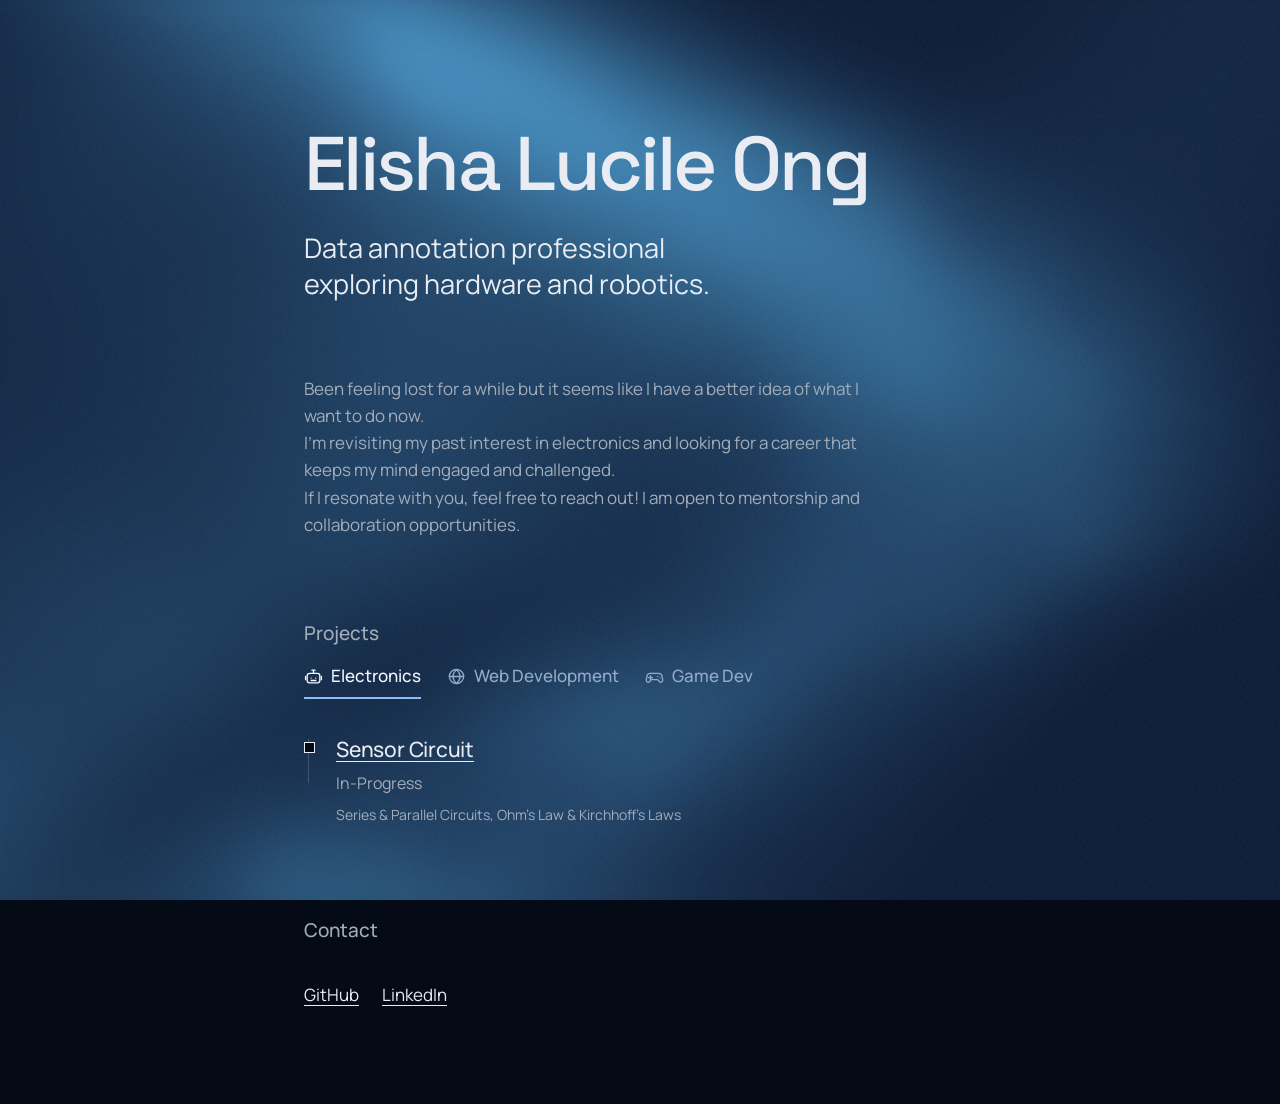
<file: index.html>
<!DOCTYPE html>
<html lang="en">

<head>
    <meta charset="utf-8">
    <meta name="viewport" content="width=device-width, initial-scale=1, viewport-fit=cover">
    <title>Elisha Lucile Ong</title>
    <link rel="preconnect" href="https://fonts.googleapis.com">
    <link rel="preconnect" href="https://fonts.gstatic.com" crossorigin>
    <link
        href="https://fonts.googleapis.com/css2?family=IBM+Plex+Sans:wght@400;500;600&family=Manrope:wght@400;500;600;700&family=Space+Grotesk:wght@400;500;600;700&family=Plus+Jakarta+Sans:wght@400;500;600;700&family=Outfit:wght@400;500;600;700&family=Sora:wght@400;500;600;700&family=Syne:wght@400;500;600;700&family=Urbanist:wght@400;500;600;700&display=swap"
        rel="stylesheet">
    <link rel="stylesheet" href="index.css">
</head>

<body>
    <main>
        <header>
            <h1>Elisha Lucile Ong</h1>
            <p class="lede">Data annotation professional exploring hardware and robotics.</p>
        </header>

        <p class="about">
            Been feeling lost for a while but it seems like I have a better idea of what I want to do now. <br>
            I'm revisiting my past interest in electronics and looking for a career that keeps my mind engaged and challenged. <br>
            If I resonate with you, feel free to reach out! I am open to mentorship and collaboration opportunities.
        </p>

        <section aria-labelledby="w">
            <div class="projects-heading">
                <h2 id="w">Projects</h2>
                <div class="project-tabs" role="tablist" aria-label="Project categories">
                    <button class="project-tab" type="button" role="tab" id="tab-electronics"
                        aria-controls="panel-electronics" aria-selected="true" tabindex="0"><svg viewBox="0 0 24 24"
                            aria-hidden="true">
                            <rect x="4" y="8" width="16" height="12" rx="3" />
                            <path d="M12 8V4m-2 0h4M9 14h.01M15 14h.01M9 17h6M2 12v4m20-4v4" />
                        </svg><span>Electronics</span></button>
                    <button class="project-tab" type="button" role="tab" id="tab-web" aria-controls="panel-web"
                        aria-selected="false" tabindex="-1"><svg viewBox="0 0 24 24" aria-hidden="true">
                            <circle cx="12" cy="12" r="9" />
                            <path d="M3 12h18M12 3c-3 3-4.5 6-4.5 9s1.5 6 4.5 9M12 3c3 3 4.5 6 4.5 9s-1.5 6-4.5 9" />
                        </svg><span>Web Development</span></button>
                    <button class="project-tab" type="button" role="tab" id="tab-game" aria-controls="panel-game"
                        aria-selected="false" tabindex="-1"><svg viewBox="0 0 24 24" aria-hidden="true">
                            <path
                                d="M6.5 8h11a4 4 0 0 1 3.9 3.1l1 5a2.5 2.5 0 0 1-4 2.5L16 16H8l-2.4 2.6a2.5 2.5 0 0 1-4-2.5l1-5A4 4 0 0 1 6.5 8Z" />
                            <path d="M7 11v5m-2.5-2.5h5M16 12h.01M19 14h.01" />
                        </svg><span>Game Dev</span></button>
                </div>
            </div>
            <div class="work project-panel" id="panel-electronics" role="tabpanel" aria-labelledby="tab-electronics">
                <article style="display: none;" class="proj" id="proj-template">
                    <div>
                        <h3><a href="#">555 blinker</a></h3>
                        <p>An astable oscillator with an adjustable duty cycle, checked against my own timing equations
                            on an oscilloscope.</p>
                        <p class="meta">NE555, breadboard, oscilloscope</p>
                    </div><canvas data-wave="0" aria-hidden="true"></canvas>
                </article>
                <article class="proj">
                    <div>
                        <h3><a href="#">Sensor Circuit</a></h3>
                        <p>In-Progress</p>
                        <p class="meta">Series & Parallel Circuits, Ohm's Law & Kirchhoff's Laws</p>
                    </div>
                </article>
            </div>
            <div class="work project-panel" id="panel-web" role="tabpanel" aria-labelledby="tab-web" hidden>
                <article class="proj">
                    <div>
                        <h3><a href="https://github.com/LU347/chef-rpg-ingredients-map" target="_blank"
                                rel="noopener noreferrer">Chef RPG Map</a></h3>
                        <p>An interactive map project built with a custom image overlay.</p>
                        <p class="meta">React, Vite, Leaflet</p>
                    </div>
                </article>
                <article class="proj">
                    <div>
                        <h3><a href="https://github.com/LU347/Botanical-Buddies" target="_blank"
                                rel="noopener noreferrer">Botanical Buddies</a></h3>
                        <p>A collaborative web application project.</p>
                        <p class="meta">PHP, MySQL, Azure</p>
                    </div>
                </article>
            </div>
            <div class="work project-panel" id="panel-game" role="tabpanel" aria-labelledby="tab-game" hidden>
                <article class="proj">
                    <div>
                        <h3><a href="https://github.com/elisha-ong/All-Fangs-On-Deck" target="_blank"
                                rel="noopener noreferrer">All Fangs On Deck</a></h3>
                        <p>2D platformer game built with Unity.</p>
                        <p class="meta">Unity, C#, Aseprite</p>
                    </div>
                </article>
                <article class="proj">
                    <div>
                        <h3><a href="https://www.roblox.com/games/13462285447/Teapot-Tycoon-Remastered" target="_blank"
                                rel="noopener noreferrer">Teapot Tycoon</a></h3>
                        <p>A Roblox tycoon game with player plots, shop systems, and persistent game data.</p>
                        <p class="meta">Roblox, Luau, DataStore</p>
                    </div>
                </article>
                <article class="proj">
                    <div>
                        <h3><a href="https://github.com/elisha-ong/infinite-chase" target="_blank"
                                rel="noopener noreferrer">Infinite Chase</a></h3>
                        <p>A simple infinite-runner game created with Godot 4.</p>
                        <p class="meta">Godot, GDScript</p>
                    </div>
                </article>

            </div>
        </section>

        <footer>
            <h2>Contact</h2>
            <p>
                <a href="https://github.com/elisha-ong" target="_blank" rel="noopener noreferrer">GitHub</a>
                <a href="https://linkedin.com/in/elishalucile-ong" target="_blank"
                    rel="noopener noreferrer">LinkedIn</a>
            </p>
        </footer>
    </main>
    <script src="background.js"></script>
</body>

</html>
</file>
<file: index.css>
:root {
    box-sizing: border-box;
    padding-top: env(safe-area-inset-top, 0px);
    padding-bottom: env(safe-area-inset-bottom, 0px);
    --bg: #050b16;
    --ink: #e9edf3;
    --mute: #a3adba;
    --line: rgba(255, 255, 255, .16);
    --acc: #7db8ff;
    color-scheme: dark
}


html {
    scroll-padding-top: env(safe-area-inset-top, 0px)
}

* {
    box-sizing: inherit
}

body {
    margin: 0;
    background: var(--bg);
    color: var(--ink);
    font: 17px/1.6 "Manrope", system-ui, -apple-system, "Segoe UI", sans-serif
}

.atmos {
    position: fixed;
    inset: 0;
    overflow: hidden;
    pointer-events: none;
    z-index: 0;
    background: #091a35
}

.atmos canvas {
    display: block;
    width: 100%;
    height: 100%;
    filter: blur(15px) saturate(1.1);
    transform: scale(1.055)
}

.atmos::after {
    content: "";
    position: absolute;
    inset: 0;
    pointer-events: none;
    opacity: .22;
    background-image: url("data:image/svg+xml,%3Csvg xmlns='http://www.w3.org/2000/svg' width='160' height='160'%3E%3Cfilter id='n'%3E%3CfeTurbulence type='fractalNoise' baseFrequency='.8' numOctaves='3' stitchTiles='stitch'/%3E%3C/filter%3E%3Crect width='100%25' height='100%25' filter='url(%23n)' opacity='.38'/%3E%3C/svg%3E");
    mix-blend-mode: screen
}

@media(prefers-reduced-motion:reduce) {
    .atmos canvas {
        filter: blur(15px)
    }
}

main {
    position: relative;
    z-index: 1;
    max-width: 720px;
    margin: 0 auto;
    padding: 14vh 24px 10vh
}

h1 {
    font-family: "Space Grotesk", sans-serif;
    font-size: clamp(42px, 9vw, 76px);
    line-height: 1;
    font-weight: 500;
    letter-spacing: -.035em;
    margin: 0 0 28px
}

.lede {
    font-size: clamp(20px, 3.2vw, 27px);
    line-height: 1.35;
    max-width: 28ch;
    margin: 0
}

.about {
    margin: 72px 0 80px;
    max-width: 58ch;
    color: var(--mute)
}

h2 {
    font-family: "Manrope", sans-serif;
    font-size: 19px;
    font-weight: 500;
    color: var(--mute);
    margin: 0 0 36px
}

.work {
    position: relative;
    padding-left: 32px;
    margin-bottom: 88px
}

.work::before {
    content: "";
    position: absolute;
    left: 4px;
    top: 6px;
    bottom: 44px;
    width: 1px;
    background: var(--line)
}

.proj {
    position: relative;
    display: grid;
    grid-template-columns: 1fr 180px;
    gap: 10px 32px;
    align-items: center;
    padding-bottom: 48px
}

.proj:last-child {
    padding-bottom: 0
}

.proj::before {
    content: "";
    position: absolute;
    left: -32px;
    top: 9px;
    width: 9px;
    height: 9px;
    border: 1px solid var(--ink);
    background: var(--bg);
    transition: background .2s, border-color .2s
}

.proj:hover::before,
.proj:focus-within::before {
    background: var(--acc);
    border-color: var(--acc)
}

h3 {
    font-family: "Manrope", sans-serif;
    margin: 0;
    font-size: 21px;
    font-weight: 500;
    letter-spacing: -.01em
}

.proj p {
    margin: 4px 0 0;
    color: var(--mute);
    font-size: 16px;
    max-width: 44ch
}

.proj .meta {
    font-size: 14px;
    margin-top: 8px
}

canvas {
    width: 180px;
    height: 56px;
    display: block
}

a {
    color: inherit;
    text-underline-offset: 4px;
    text-decoration-thickness: 1px
}

a:hover {
    color: var(--acc)
}

a:focus-visible {
    outline: 2px solid var(--acc);
    outline-offset: 3px;
    border-radius: 2px
}

footer p {
    margin: 0 0 6px;
    color: var(--mute)
}

footer a {
    margin-right: 20px;
    color: var(--ink)
}

@media(max-width:560px) {
    .proj {
        grid-template-columns: 1fr
    }

    canvas {
        margin-top: 6px
    }
}


.projects-heading {
    display: flex;
    flex-direction: column;
    align-items: flex-start;
    gap: 16px;
    margin-bottom: 34px
}

.projects-heading h2 {
    margin: 0
}

.project-tabs {
    display: flex;
    align-items: center;
    gap: 26px;
    flex-wrap: wrap;
    margin: 0;
    padding: 0;
    border: 0;
    background: none
}

.project-tab {
    display: inline-flex;
    align-items: center;
    gap: 8px;
    position: relative;
    font: 500 17px/1.4 "Manrope", sans-serif;
    color: #94abc7;
    background: none;
    border: 0;
    border-bottom: 2px solid transparent;
    border-radius: 0;
    padding: 0 0 9px;
    cursor: pointer;
    transition: color .2s, border-color .2s
}

.project-tab svg {
    width: 19px;
    height: 19px;
    flex: none;
    stroke: currentColor;
    stroke-width: 1.7;
    fill: none;
    stroke-linecap: round;
    stroke-linejoin: round
}

.project-tab:hover {
    color: #e5f0ff
}

.project-tab[aria-selected="true"] {
    color: #f3f8ff;
    border-bottom-color: #8dbbfa
}

.project-tab:focus-visible {
    outline: 2px solid #a6d0ff;
    outline-offset: 4px
}

@media(max-width:560px) {
    .project-tabs {
        gap: 18px
    }

    .project-tab {
        font-size: 15px
    }
}

.project-panel[hidden] {
    display: none !important
}

#panel-web .proj,
#panel-game .proj {
    grid-template-columns: 1fr
}

.project-panel {
    animation: project-in .3s ease both
}

@keyframes project-in {
    from {
        opacity: 0;
        transform: translateY(7px)
    }

    to {
        opacity: 1;
        transform: translateY(0)
    }
}

@media(prefers-reduced-motion:reduce) {
    .project-panel {
        animation: none
    }

    .project-tab {
        transition: none
    }
}
</file>
